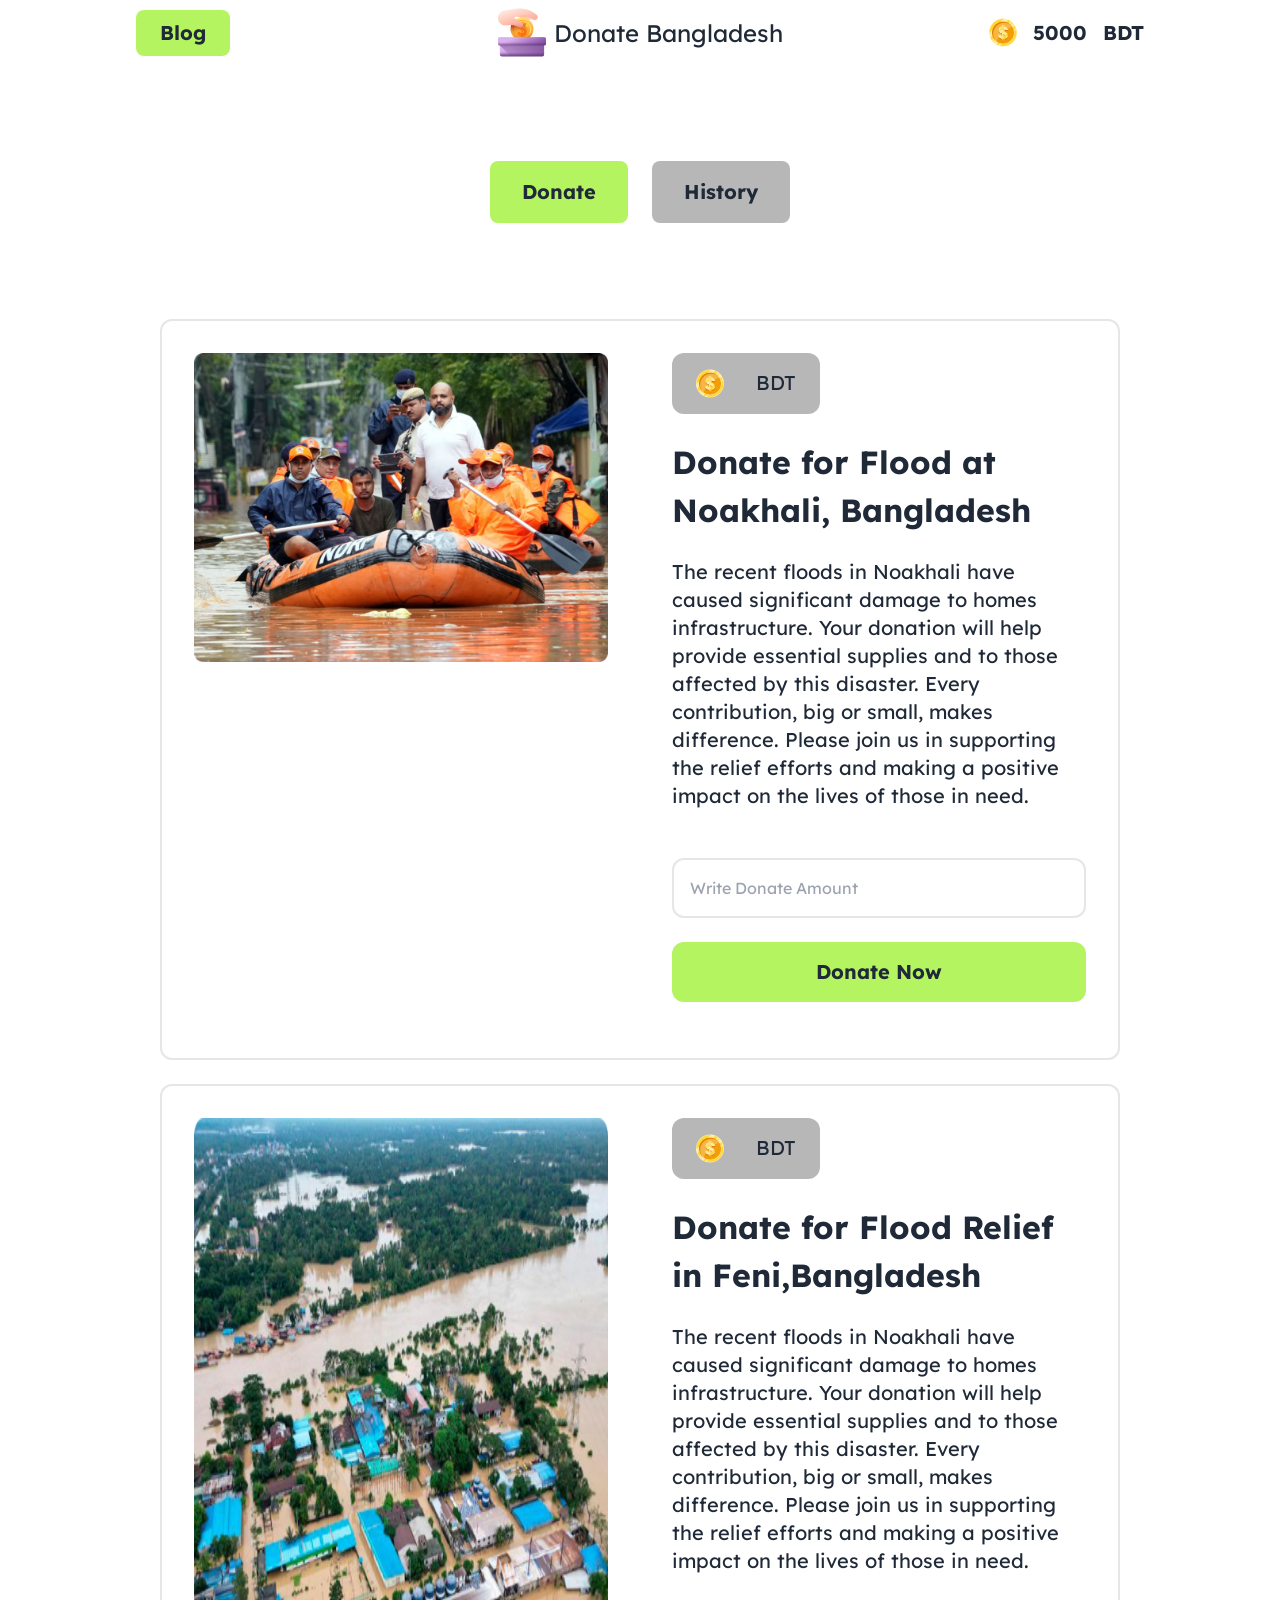
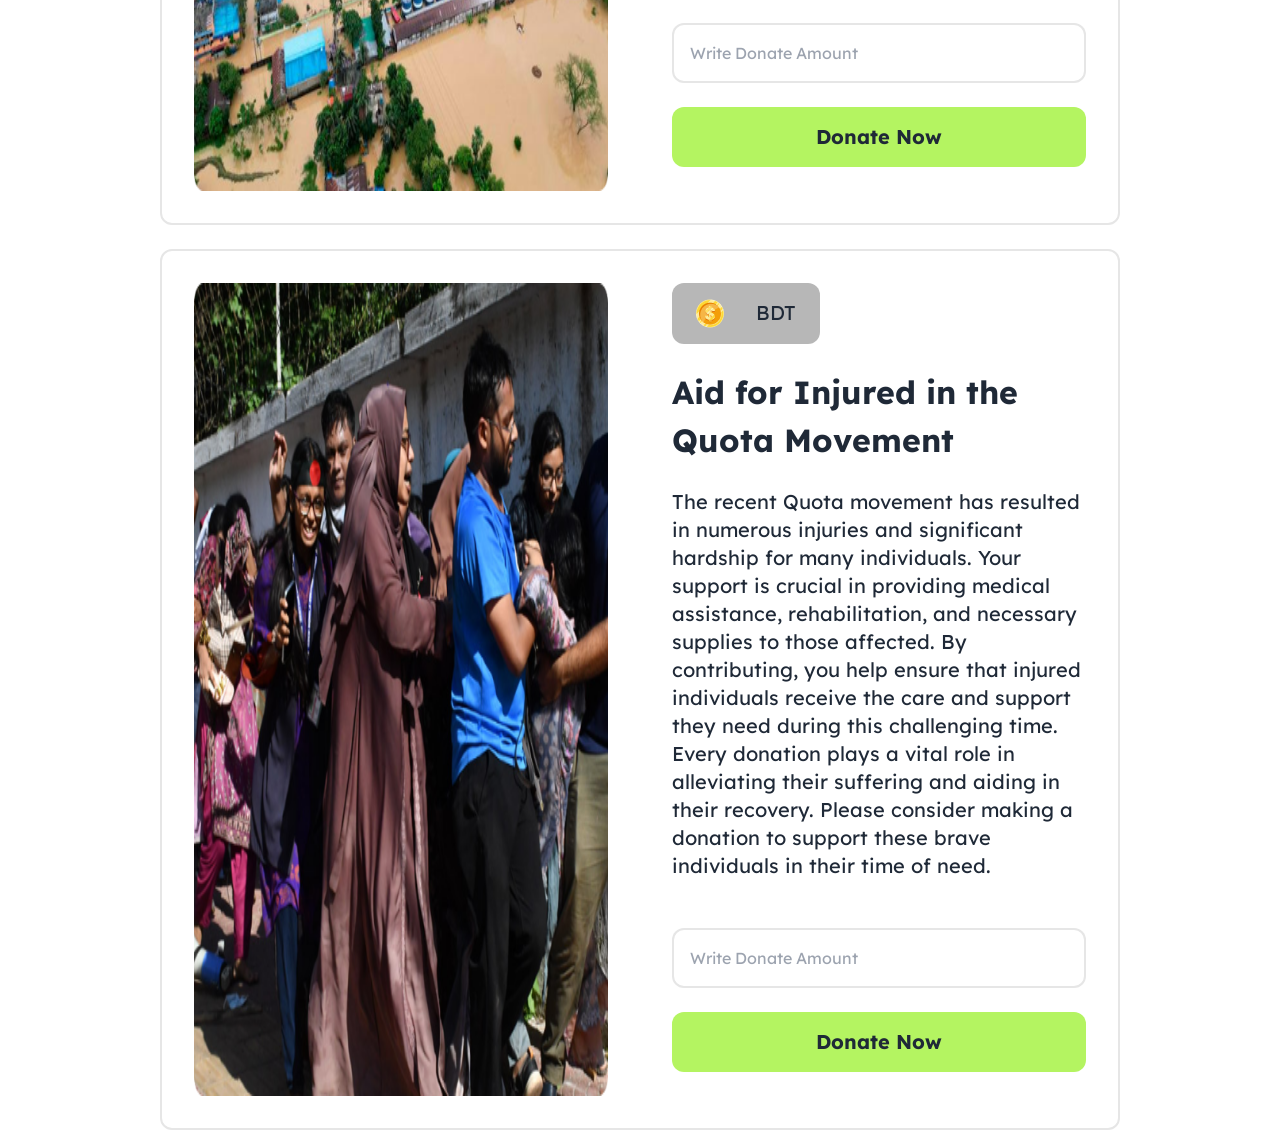
<file: index.html>
<!DOCTYPE html>
<html lang="en" data-theme="light">
<head>
    <meta charset="UTF-8">
    <meta name="viewport" content="width=device-width, initial-scale=1.0">
    <link rel="preconnect" href="https://fonts.googleapis.com">
<link rel="preconnect" href="https://fonts.gstatic.com" crossorigin>
<link href="https://fonts.googleapis.com/css2?family=Lexend:wght@100..900&display=swap" rel="stylesheet">
    <link rel="stylesheet" href="./output.css">
    <title>Document</title>
</head>
<style>
    .lexend-font {
  font-family: "Lexend", sans-serif;
  font-optical-sizing: auto;
  
  font-style: normal;
}

</style>
 
 

<body class="lexend-font" >
    <nav class="lg:px-32 sticky top-0">
        <div class="navbar bg-base-100">
            <div class="navbar-start">
              
             <a class="px-6 py-2 bg-btn-primary rounded-lg text-[20px] font-bold" href="./blog.html" >Blog</a>
            </div>
            <div class="navbar-center flex">
                <img src="./assets/logo.png" alt="Donate Bangladesh Logo">
                <h1 class="text-2xl ml-2 max-md:hidden">Donate Bangladesh</h1>
    
            
              
            </div>
            <div class="navbar-end flex">
              <img src="./assets/coin.png" alt="coin image">
              <h1  class="mx-4 text-xl font-bold" id="total-balance">5000</h1>
              <h1 class="text-xl font-bold">BDT</h1>
            </div>
          </div>
          <!-- button  -->
           <div class="flex justify-center py-24 bg-white/80">
            <button class="px-4 lg:px-8 py-2 lg:py-4 bg-btn-primary rounded-lg mr-6 text-[20px] font-bold " id="btn-donate">Donate</button>
            <button class="px-4 lg:px-8 py-2 lg:py-4 bg-btn-secondary rounded-lg text-[20px] font-bold payment-btn" id="btn-history">History</button>
           </div>
           <div>
            
    </nav>
    <!-- donate section started here -->
     <section id="donate-section" class="block">
        <!-- main div -->
         <div class="lg:w-9/12 mx-auto  grid gap-y-6" >

            <!-- card 1 -->
            <div class="flex max-md:flex-col rounded-xl border-2 border-cd-section-bg">
                <!-- card image -->
                 <div class="lg:w-1/2 p-8 "><img src="./assets/noakhali.png" alt="noakhali" class="w-full h-fit"></div>

                 <!-- card description -->
                  <div class="lg:w-1/2 p-8">
                    <!-- card amount -->
                     <div class="w-fit px-6 py-4 bg-btn-secondary flex rounded-xl">
                        <img src="./assets/coin.png" alt="coin">
                        <p class="mx-4" id="noakhali-Final"></p>
                        <p class="text-xl">BDT</p>
                     </div>
                     <!-- card headings -->
                      <h1 class="text-[32px] font-bold my-6">Donate for Flood at Noakhali, Bangladesh</h1>
                      <p class="my-6 text-xl"> The recent floods in Noakhali have caused significant damage to homes  infrastructure. Your donation will help provide essential supplies and  to those affected by this disaster. Every contribution, big or small, makes  difference. Please join us in supporting the relief efforts and making a positive impact on the lives of those in need.</p>

                      <!-- form -->
                       <form action="" class="grid my-6 ">
                        <input type="text" placeholder="Write Donate Amount" id="input-noakhali" class="py-4 pl-4 rounded-xl border-2 border-cd-section-bg my-6">
                        <button type="button" class="py-4 bg-btn-primary text-xl font-bold rounded-xl payment-btn" id="btn-noakhali">Donate Now</button>
                       </form>
                  </div>
            </div>
           <!-- card 2 -->
           <div class="flex max-md:flex-col rounded-xl border-2 border-cd-section-bg">
            <!-- card image -->
             <div class="lg:w-1/2 p-8 "><img src="./assets/feni.png" alt="noakhali" class="w-full h-full"></div>

             <!-- card description -->
              <div class="lg:w-1/2 p-8">
                <!-- card amount -->
                 <div class="w-fit px-6 py-4 bg-btn-secondary flex rounded-xl">
                    <img src="./assets/coin.png" alt="coin">
                    <p class="mx-4"></p>
                    <p class="text-xl " id="feni-Final">BDT</p>
                 </div>
                 <!-- card headings -->
                  <h1 class="text-[32px] font-bold my-6">Donate for Flood Relief in Feni,Bangladesh</h1>
                  <p class="my-6 text-xl"> The recent floods in Noakhali have caused significant damage to homes  infrastructure. Your donation will help provide essential supplies and  to those affected by this disaster. Every contribution, big or small, makes  difference. Please join us in supporting the relief efforts and making a positive impact on the lives of those in need.</p>

                  <!-- form -->
                   <form action="" class="grid my-6 ">
                    <input type="text" placeholder="Write Donate Amount"  class="py-4 pl-4 rounded-xl border-2 border-cd-section-bg my-6" id="input-feni">
                    <button type="submit" class="py-4 bg-btn-primary text-xl font-bold rounded-xl payment-btn" id="btn-feni">Donate Now</button>
                   </form>
              </div>
        </div>

           <!-- card 3 -->
           <div class="flex max-md:flex-col rounded-xl border-2 border-cd-section-bg">
            <!-- card image -->
             <div class="lg:w-1/2 p-8 "><img src="./assets/quota-protest.png" alt="noakhali" class="w-full h-full"></div>

             <!-- card description -->
              <div class="lg:w-1/2 p-8">
                <!-- card amount -->
                 <div class="w-fit px-6 py-4 bg-btn-secondary flex rounded-xl">
                    <img src="./assets/coin.png" alt="coin">
                    <p class="mx-4" id="quota-Final"></p>
                    <p class="text-xl">BDT</p>
                 </div>
                 <!-- card headings -->
                  <h1 class="text-[32px] font-bold my-6">Aid for Injured in the Quota Movement</h1>
                  <p class="my-6 text-xl"> The recent Quota movement has resulted in numerous injuries and significant hardship for many individuals. Your support is crucial in providing medical assistance, rehabilitation, and necessary supplies to those affected. By contributing, you help ensure that injured individuals receive the care and support they need during this challenging time. Every donation plays a vital role in alleviating their suffering and aiding in their recovery. Please consider making a donation to support these brave individuals in their time of need.
                  <!-- form -->
                   <form action="" class="grid my-6 ">
                    <input type="text" placeholder="Write Donate Amount" id="input-quota" class="py-4 pl-4 rounded-xl border-2 border-cd-section-bg my-6">
                    <button type="submit" class="py-4 bg-btn-primary text-xl font-bold rounded-xl" id="btn-quota">Donate Now</button>
                   </form>
              </div>
        </div>
        </div>
        </div>
        

     </section>

     <!-- history section started -->

     <section >
      <div class="hidden w-9/12 mx-auto" id="comment-section"></div>
      
    
     </section>

     <!-- modal div -->

     <!-- modal -->

 <div class="" id="modal-div">
  <!-- The button to open modal -->
<!-- <label for="my_modal_6" ></label> -->


<input type="checkbox" id="my_modal_6" class="modal-toggle" />
<div class="modal " role="dialog">
<div class="bg-white p-6 w-96 rounded-xl flex flex-col items-center">
<h3 class="text-3xl font-bold">Congrates!</h3>
<img src="./assets/coin.png" alt="" class="w-[30px]">
<p class="py-4">You have Donated for Humankind</p>
<h1 class="text-2xl font-bold">Successfully!</h1>
<div class="modal-action flex justify-center">
  <label for="my_modal_6" class="btn">Close Confirmation!</label>
</div>
</div>
</div>
 </div> 
     

     <!-- Script Section -->

     <script src="./script.js"></script>

        

    
</body>

</html>
</file>
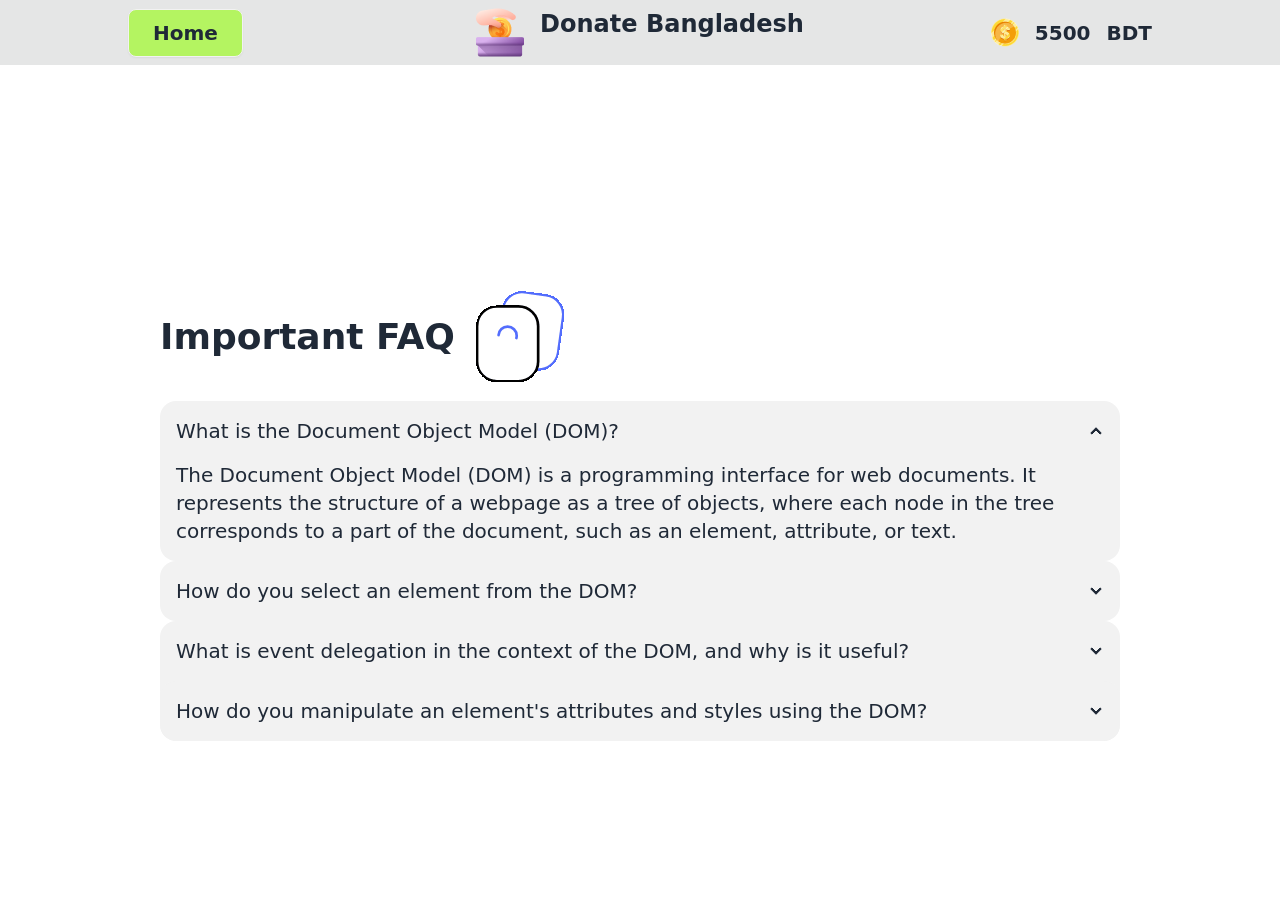
<file: blog.html>
<!DOCTYPE html>
<html lang="en">
<head>
    <meta charset="UTF-8">
    <meta name="viewport" content="width=device-width, initial-scale=1.0">
    <link rel="stylesheet" href="./output.css">
    <title>Donate Bangladesh</title>
</head>
<body>
    <header>
      <div class="navbar bg-base-300 px-32">
        <div class="navbar-start">
          <a class="btn px-6 py-2 bg-btn-primary rounded-lg text-[20px] font-bold " href="./index.html">Home</a>
        
          
        </div>
        <div class="navbar-center hidden lg:flex">
          <div class="flex"><img src="./assets/logo.png" alt="">
          <h1 class="text-2xl font-bold ml-4">Donate Bangladesh</h1>
          </div>
          </div>
         
        <div class="navbar-end">
          <div class="flex items-center">
            <img src="./assets/coin.png" alt="">
            <p class="text-xl font-bold mx-4"> 5500</p>
            <p class="text-xl font-bold">BDT</p>
          </div>
          
        </div>
      </div>
    </header>

    <!-- QnA section -->
    <div class="w-9/12 mx-auto mt-52">
      <div class="flex items-center "><h1 class="text-4xl font-bold">Important FAQ</h1> <img src="./assets/faq.gif" alt=""></div>
      <div class="collapse collapse-arrow bg-base-200">
        <input type="radio" name="my-accordion-2" checked="checked" />
        <div class="collapse-title text-xl font-medium">What is the Document Object Model (DOM)?</div>
        <div class="collapse-content">
          <p class="text-xl">The Document Object Model (DOM) is a programming interface for web documents. It represents the structure of a webpage as a tree of objects, where each node in the tree corresponds to a part of the document, such as an element, attribute, or text.</p>
        </div>
      </div>
      <div class="collapse collapse-arrow bg-base-200">
        <input type="radio" name="my-accordion-2" />
        <div class="collapse-title text-xl font-medium">How do you select an element from the DOM?</div>
        <div class="collapse-content">
          <p class="text-xl">I can select elements from the DOM using various methods provided by JavaScript. The most commonly used methods are getElementById, getElementsByClassName, getElementsByTagName, querySelector, and querySelectorAll. Here's how each of these methods works:</p>
        </div>
      </div>
      <div class="collapse collapse-arrow bg-base-200">
        <input type="radio" name="my-accordion-2" />
        <div class="collapse-title text-xl font-medium">What is event delegation in the context of the DOM, and why is it useful?</div>
        <div class="collapse-content">
          <p class="text-xl">Event delegation is a technique in JavaScript that allows you to manage event listeners efficiently, particularly when dealing with a large number of elements that may not yet exist when the page initially loads. Instead of adding event listeners to individual elements, you delegate the responsibility to a parent element, leveraging the concept of event bubbling.</p>
        </div>
        <div class="collapse collapse-arrow bg-base-200">
          <input type="radio" name="my-accordion-2" />
          <div class="collapse-title text-xl font-medium">How do you manipulate an element's attributes and styles using the DOM?</div>
          <div class="collapse-content">
            <p class="text-xl">To manipulate an element's attributes and styles using the DOM, you can use JavaScript. </p>
          </div>
      </div>

    </div>
    <script src="./script.js"></script>
        
</body>
</html>
</file>
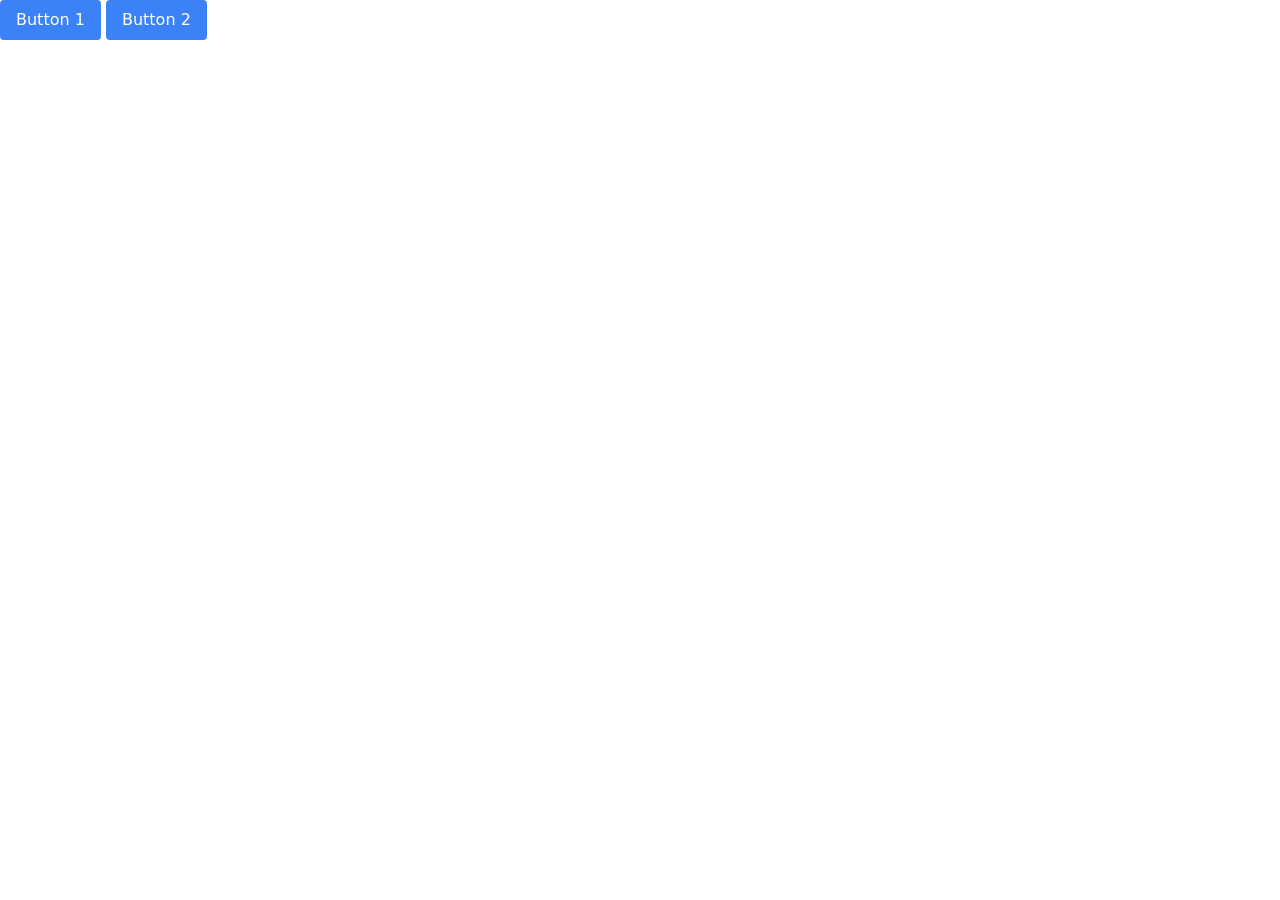
<file: history.html>
<!DOCTYPE html>
<html lang="en">
<head>
    <meta charset="UTF-8">
    <meta name="viewport" content="width=device-width, initial-scale=1.0">
    <link rel="stylesheet" href="./output.css">
    <title>History</title>
</head>
<body>
  <button id="button1" onclick="setActive(this)" class="bg-blue-500 text-white py-2 px-4 rounded">
    Button 1
  </button>
  <button id="button2" onclick="setActive(this)" class="bg-blue-500 text-white py-2 px-4 rounded">
    Button 2
  </button>

 <script> function setActive(clickedButton) {
  // Get all buttons
  var buttons = document.querySelectorAll('button');

  // Remove active class from all buttons
  buttons.forEach(function(button) {
    button.classList.remove('bg-green-500', 'text-black');
    button.classList.add('bg-blue-500', 'text-white');
  });

  // Add active class to the clicked button
  clickedButton.classList.remove('bg-blue-500', 'text-white');
  clickedButton.classList.add('bg-green-500', 'text-black');
}

</script>
  

    
</body>
</html>
</file>
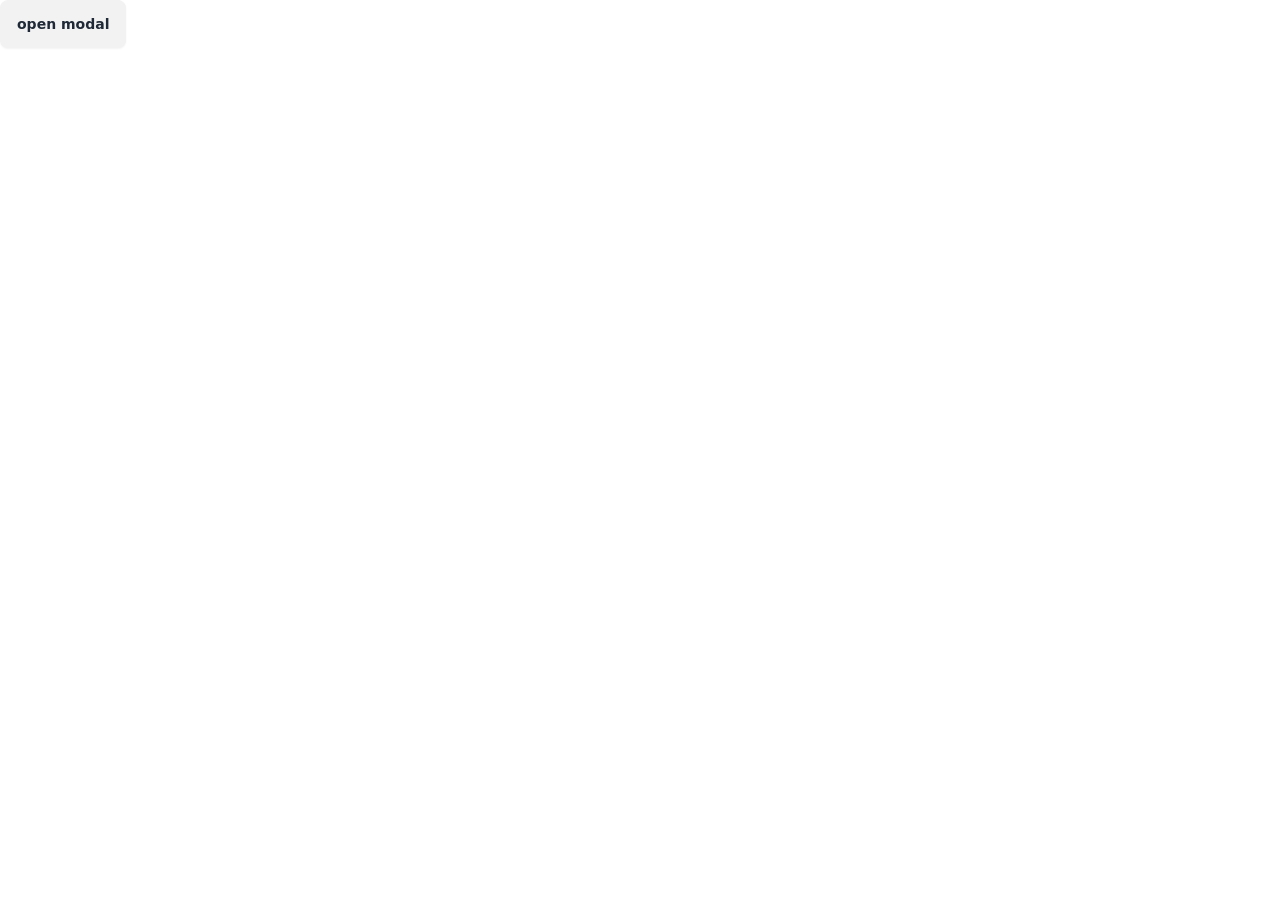
<file: modal.html>
<!DOCTYPE html>
<html lang="en">
<head>
    <meta charset="UTF-8">
    <meta name="viewport" content="width=device-width, initial-scale=1.0">
    <link rel="stylesheet" href="./output.css">
    <title>Document</title>
</head>
<body>
    <div class="">
        <!-- The button to open modal -->
      <label for="my_modal_6" class="btn">open modal</label>
      
      <!-- Put this part before </body> tag -->
      <input type="checkbox" id="my_modal_6" class="modal-toggle" />
      <div class="modal " role="dialog">
      <div class="bg-white p-6 w-96 rounded-xl flex flex-col items-center">
      <h3 class="text-3xl font-bold">Congrates!</h3>
      <img src="./assets/coin.png" alt="" class="w-[30px]">
      <p class="py-4">You have Donated for Humankind</p>
      <h1 class="text-2xl font-bold">Successfully!</h1>
      <div class="modal-action flex justify-center">
        <label for="my_modal_6" class="btn">Close Confirmation!</label>
      </div>
      </div>
      </div>
       </div>

    <script src="./script.js"></script>
</body>
</html>
</file>
<file: output.css>
*, ::before, ::after {
  --tw-border-spacing-x: 0;
  --tw-border-spacing-y: 0;
  --tw-translate-x: 0;
  --tw-translate-y: 0;
  --tw-rotate: 0;
  --tw-skew-x: 0;
  --tw-skew-y: 0;
  --tw-scale-x: 1;
  --tw-scale-y: 1;
  --tw-pan-x:  ;
  --tw-pan-y:  ;
  --tw-pinch-zoom:  ;
  --tw-scroll-snap-strictness: proximity;
  --tw-gradient-from-position:  ;
  --tw-gradient-via-position:  ;
  --tw-gradient-to-position:  ;
  --tw-ordinal:  ;
  --tw-slashed-zero:  ;
  --tw-numeric-figure:  ;
  --tw-numeric-spacing:  ;
  --tw-numeric-fraction:  ;
  --tw-ring-inset:  ;
  --tw-ring-offset-width: 0px;
  --tw-ring-offset-color: #fff;
  --tw-ring-color: rgb(59 130 246 / 0.5);
  --tw-ring-offset-shadow: 0 0 #0000;
  --tw-ring-shadow: 0 0 #0000;
  --tw-shadow: 0 0 #0000;
  --tw-shadow-colored: 0 0 #0000;
  --tw-blur:  ;
  --tw-brightness:  ;
  --tw-contrast:  ;
  --tw-grayscale:  ;
  --tw-hue-rotate:  ;
  --tw-invert:  ;
  --tw-saturate:  ;
  --tw-sepia:  ;
  --tw-drop-shadow:  ;
  --tw-backdrop-blur:  ;
  --tw-backdrop-brightness:  ;
  --tw-backdrop-contrast:  ;
  --tw-backdrop-grayscale:  ;
  --tw-backdrop-hue-rotate:  ;
  --tw-backdrop-invert:  ;
  --tw-backdrop-opacity:  ;
  --tw-backdrop-saturate:  ;
  --tw-backdrop-sepia:  ;
  --tw-contain-size:  ;
  --tw-contain-layout:  ;
  --tw-contain-paint:  ;
  --tw-contain-style:  ;
}

::backdrop {
  --tw-border-spacing-x: 0;
  --tw-border-spacing-y: 0;
  --tw-translate-x: 0;
  --tw-translate-y: 0;
  --tw-rotate: 0;
  --tw-skew-x: 0;
  --tw-skew-y: 0;
  --tw-scale-x: 1;
  --tw-scale-y: 1;
  --tw-pan-x:  ;
  --tw-pan-y:  ;
  --tw-pinch-zoom:  ;
  --tw-scroll-snap-strictness: proximity;
  --tw-gradient-from-position:  ;
  --tw-gradient-via-position:  ;
  --tw-gradient-to-position:  ;
  --tw-ordinal:  ;
  --tw-slashed-zero:  ;
  --tw-numeric-figure:  ;
  --tw-numeric-spacing:  ;
  --tw-numeric-fraction:  ;
  --tw-ring-inset:  ;
  --tw-ring-offset-width: 0px;
  --tw-ring-offset-color: #fff;
  --tw-ring-color: rgb(59 130 246 / 0.5);
  --tw-ring-offset-shadow: 0 0 #0000;
  --tw-ring-shadow: 0 0 #0000;
  --tw-shadow: 0 0 #0000;
  --tw-shadow-colored: 0 0 #0000;
  --tw-blur:  ;
  --tw-brightness:  ;
  --tw-contrast:  ;
  --tw-grayscale:  ;
  --tw-hue-rotate:  ;
  --tw-invert:  ;
  --tw-saturate:  ;
  --tw-sepia:  ;
  --tw-drop-shadow:  ;
  --tw-backdrop-blur:  ;
  --tw-backdrop-brightness:  ;
  --tw-backdrop-contrast:  ;
  --tw-backdrop-grayscale:  ;
  --tw-backdrop-hue-rotate:  ;
  --tw-backdrop-invert:  ;
  --tw-backdrop-opacity:  ;
  --tw-backdrop-saturate:  ;
  --tw-backdrop-sepia:  ;
  --tw-contain-size:  ;
  --tw-contain-layout:  ;
  --tw-contain-paint:  ;
  --tw-contain-style:  ;
}

/*
! tailwindcss v3.4.12 | MIT License | https://tailwindcss.com
*/

/*
1. Prevent padding and border from affecting element width. (https://github.com/mozdevs/cssremedy/issues/4)
2. Allow adding a border to an element by just adding a border-width. (https://github.com/tailwindcss/tailwindcss/pull/116)
*/

*,
::before,
::after {
  box-sizing: border-box;
  /* 1 */
  border-width: 0;
  /* 2 */
  border-style: solid;
  /* 2 */
  border-color: #e5e7eb;
  /* 2 */
}

::before,
::after {
  --tw-content: '';
}

/*
1. Use a consistent sensible line-height in all browsers.
2. Prevent adjustments of font size after orientation changes in iOS.
3. Use a more readable tab size.
4. Use the user's configured `sans` font-family by default.
5. Use the user's configured `sans` font-feature-settings by default.
6. Use the user's configured `sans` font-variation-settings by default.
7. Disable tap highlights on iOS
*/

html,
:host {
  line-height: 1.5;
  /* 1 */
  -webkit-text-size-adjust: 100%;
  /* 2 */
  -moz-tab-size: 4;
  /* 3 */
  -o-tab-size: 4;
     tab-size: 4;
  /* 3 */
  font-family: ui-sans-serif, system-ui, sans-serif, "Apple Color Emoji", "Segoe UI Emoji", "Segoe UI Symbol", "Noto Color Emoji";
  /* 4 */
  font-feature-settings: normal;
  /* 5 */
  font-variation-settings: normal;
  /* 6 */
  -webkit-tap-highlight-color: transparent;
  /* 7 */
}

/*
1. Remove the margin in all browsers.
2. Inherit line-height from `html` so users can set them as a class directly on the `html` element.
*/

body {
  margin: 0;
  /* 1 */
  line-height: inherit;
  /* 2 */
}

/*
1. Add the correct height in Firefox.
2. Correct the inheritance of border color in Firefox. (https://bugzilla.mozilla.org/show_bug.cgi?id=190655)
3. Ensure horizontal rules are visible by default.
*/

hr {
  height: 0;
  /* 1 */
  color: inherit;
  /* 2 */
  border-top-width: 1px;
  /* 3 */
}

/*
Add the correct text decoration in Chrome, Edge, and Safari.
*/

abbr:where([title]) {
  -webkit-text-decoration: underline dotted;
          text-decoration: underline dotted;
}

/*
Remove the default font size and weight for headings.
*/

h1,
h2,
h3,
h4,
h5,
h6 {
  font-size: inherit;
  font-weight: inherit;
}

/*
Reset links to optimize for opt-in styling instead of opt-out.
*/

a {
  color: inherit;
  text-decoration: inherit;
}

/*
Add the correct font weight in Edge and Safari.
*/

b,
strong {
  font-weight: bolder;
}

/*
1. Use the user's configured `mono` font-family by default.
2. Use the user's configured `mono` font-feature-settings by default.
3. Use the user's configured `mono` font-variation-settings by default.
4. Correct the odd `em` font sizing in all browsers.
*/

code,
kbd,
samp,
pre {
  font-family: ui-monospace, SFMono-Regular, Menlo, Monaco, Consolas, "Liberation Mono", "Courier New", monospace;
  /* 1 */
  font-feature-settings: normal;
  /* 2 */
  font-variation-settings: normal;
  /* 3 */
  font-size: 1em;
  /* 4 */
}

/*
Add the correct font size in all browsers.
*/

small {
  font-size: 80%;
}

/*
Prevent `sub` and `sup` elements from affecting the line height in all browsers.
*/

sub,
sup {
  font-size: 75%;
  line-height: 0;
  position: relative;
  vertical-align: baseline;
}

sub {
  bottom: -0.25em;
}

sup {
  top: -0.5em;
}

/*
1. Remove text indentation from table contents in Chrome and Safari. (https://bugs.chromium.org/p/chromium/issues/detail?id=999088, https://bugs.webkit.org/show_bug.cgi?id=201297)
2. Correct table border color inheritance in all Chrome and Safari. (https://bugs.chromium.org/p/chromium/issues/detail?id=935729, https://bugs.webkit.org/show_bug.cgi?id=195016)
3. Remove gaps between table borders by default.
*/

table {
  text-indent: 0;
  /* 1 */
  border-color: inherit;
  /* 2 */
  border-collapse: collapse;
  /* 3 */
}

/*
1. Change the font styles in all browsers.
2. Remove the margin in Firefox and Safari.
3. Remove default padding in all browsers.
*/

button,
input,
optgroup,
select,
textarea {
  font-family: inherit;
  /* 1 */
  font-feature-settings: inherit;
  /* 1 */
  font-variation-settings: inherit;
  /* 1 */
  font-size: 100%;
  /* 1 */
  font-weight: inherit;
  /* 1 */
  line-height: inherit;
  /* 1 */
  letter-spacing: inherit;
  /* 1 */
  color: inherit;
  /* 1 */
  margin: 0;
  /* 2 */
  padding: 0;
  /* 3 */
}

/*
Remove the inheritance of text transform in Edge and Firefox.
*/

button,
select {
  text-transform: none;
}

/*
1. Correct the inability to style clickable types in iOS and Safari.
2. Remove default button styles.
*/

button,
input:where([type='button']),
input:where([type='reset']),
input:where([type='submit']) {
  -webkit-appearance: button;
  /* 1 */
  background-color: transparent;
  /* 2 */
  background-image: none;
  /* 2 */
}

/*
Use the modern Firefox focus style for all focusable elements.
*/

:-moz-focusring {
  outline: auto;
}

/*
Remove the additional `:invalid` styles in Firefox. (https://github.com/mozilla/gecko-dev/blob/2f9eacd9d3d995c937b4251a5557d95d494c9be1/layout/style/res/forms.css#L728-L737)
*/

:-moz-ui-invalid {
  box-shadow: none;
}

/*
Add the correct vertical alignment in Chrome and Firefox.
*/

progress {
  vertical-align: baseline;
}

/*
Correct the cursor style of increment and decrement buttons in Safari.
*/

::-webkit-inner-spin-button,
::-webkit-outer-spin-button {
  height: auto;
}

/*
1. Correct the odd appearance in Chrome and Safari.
2. Correct the outline style in Safari.
*/

[type='search'] {
  -webkit-appearance: textfield;
  /* 1 */
  outline-offset: -2px;
  /* 2 */
}

/*
Remove the inner padding in Chrome and Safari on macOS.
*/

::-webkit-search-decoration {
  -webkit-appearance: none;
}

/*
1. Correct the inability to style clickable types in iOS and Safari.
2. Change font properties to `inherit` in Safari.
*/

::-webkit-file-upload-button {
  -webkit-appearance: button;
  /* 1 */
  font: inherit;
  /* 2 */
}

/*
Add the correct display in Chrome and Safari.
*/

summary {
  display: list-item;
}

/*
Removes the default spacing and border for appropriate elements.
*/

blockquote,
dl,
dd,
h1,
h2,
h3,
h4,
h5,
h6,
hr,
figure,
p,
pre {
  margin: 0;
}

fieldset {
  margin: 0;
  padding: 0;
}

legend {
  padding: 0;
}

ol,
ul,
menu {
  list-style: none;
  margin: 0;
  padding: 0;
}

/*
Reset default styling for dialogs.
*/

dialog {
  padding: 0;
}

/*
Prevent resizing textareas horizontally by default.
*/

textarea {
  resize: vertical;
}

/*
1. Reset the default placeholder opacity in Firefox. (https://github.com/tailwindlabs/tailwindcss/issues/3300)
2. Set the default placeholder color to the user's configured gray 400 color.
*/

input::-moz-placeholder, textarea::-moz-placeholder {
  opacity: 1;
  /* 1 */
  color: #9ca3af;
  /* 2 */
}

input::placeholder,
textarea::placeholder {
  opacity: 1;
  /* 1 */
  color: #9ca3af;
  /* 2 */
}

/*
Set the default cursor for buttons.
*/

button,
[role="button"] {
  cursor: pointer;
}

/*
Make sure disabled buttons don't get the pointer cursor.
*/

:disabled {
  cursor: default;
}

/*
1. Make replaced elements `display: block` by default. (https://github.com/mozdevs/cssremedy/issues/14)
2. Add `vertical-align: middle` to align replaced elements more sensibly by default. (https://github.com/jensimmons/cssremedy/issues/14#issuecomment-634934210)
   This can trigger a poorly considered lint error in some tools but is included by design.
*/

img,
svg,
video,
canvas,
audio,
iframe,
embed,
object {
  display: block;
  /* 1 */
  vertical-align: middle;
  /* 2 */
}

/*
Constrain images and videos to the parent width and preserve their intrinsic aspect ratio. (https://github.com/mozdevs/cssremedy/issues/14)
*/

img,
video {
  max-width: 100%;
  height: auto;
}

/* Make elements with the HTML hidden attribute stay hidden by default */

[hidden] {
  display: none;
}

:root,
[data-theme] {
  background-color: var(--fallback-b1,oklch(var(--b1)/1));
  color: var(--fallback-bc,oklch(var(--bc)/1));
}

@supports not (color: oklch(0% 0 0)) {
  :root {
    color-scheme: light;
    --fallback-p: #491eff;
    --fallback-pc: #d4dbff;
    --fallback-s: #ff41c7;
    --fallback-sc: #fff9fc;
    --fallback-a: #00cfbd;
    --fallback-ac: #00100d;
    --fallback-n: #2b3440;
    --fallback-nc: #d7dde4;
    --fallback-b1: #ffffff;
    --fallback-b2: #e5e6e6;
    --fallback-b3: #e5e6e6;
    --fallback-bc: #1f2937;
    --fallback-in: #00b3f0;
    --fallback-inc: #000000;
    --fallback-su: #00ca92;
    --fallback-suc: #000000;
    --fallback-wa: #ffc22d;
    --fallback-wac: #000000;
    --fallback-er: #ff6f70;
    --fallback-erc: #000000;
  }

  @media (prefers-color-scheme: dark) {
    :root {
      color-scheme: dark;
      --fallback-p: #7582ff;
      --fallback-pc: #050617;
      --fallback-s: #ff71cf;
      --fallback-sc: #190211;
      --fallback-a: #00c7b5;
      --fallback-ac: #000e0c;
      --fallback-n: #2a323c;
      --fallback-nc: #a6adbb;
      --fallback-b1: #1d232a;
      --fallback-b2: #191e24;
      --fallback-b3: #15191e;
      --fallback-bc: #a6adbb;
      --fallback-in: #00b3f0;
      --fallback-inc: #000000;
      --fallback-su: #00ca92;
      --fallback-suc: #000000;
      --fallback-wa: #ffc22d;
      --fallback-wac: #000000;
      --fallback-er: #ff6f70;
      --fallback-erc: #000000;
    }
  }
}

html {
  -webkit-tap-highlight-color: transparent;
}

* {
  scrollbar-color: color-mix(in oklch, currentColor 35%, transparent) transparent;
}

*:hover {
  scrollbar-color: color-mix(in oklch, currentColor 60%, transparent) transparent;
}

:root {
  color-scheme: light;
  --in: 72.06% 0.191 231.6;
  --su: 64.8% 0.150 160;
  --wa: 84.71% 0.199 83.87;
  --er: 71.76% 0.221 22.18;
  --pc: 89.824% 0.06192 275.75;
  --ac: 15.352% 0.0368 183.61;
  --inc: 0% 0 0;
  --suc: 0% 0 0;
  --wac: 0% 0 0;
  --erc: 0% 0 0;
  --rounded-box: 1rem;
  --rounded-btn: 0.5rem;
  --rounded-badge: 1.9rem;
  --animation-btn: 0.25s;
  --animation-input: .2s;
  --btn-focus-scale: 0.95;
  --border-btn: 1px;
  --tab-border: 1px;
  --tab-radius: 0.5rem;
  --p: 49.12% 0.3096 275.75;
  --s: 69.71% 0.329 342.55;
  --sc: 98.71% 0.0106 342.55;
  --a: 76.76% 0.184 183.61;
  --n: 32.1785% 0.02476 255.701624;
  --nc: 89.4994% 0.011585 252.096176;
  --b1: 100% 0 0;
  --b2: 96.1151% 0 0;
  --b3: 92.4169% 0.00108 197.137559;
  --bc: 27.8078% 0.029596 256.847952;
}

@media (prefers-color-scheme: dark) {
  :root {
    color-scheme: dark;
    --in: 72.06% 0.191 231.6;
    --su: 64.8% 0.150 160;
    --wa: 84.71% 0.199 83.87;
    --er: 71.76% 0.221 22.18;
    --pc: 13.138% 0.0392 275.75;
    --sc: 14.96% 0.052 342.55;
    --ac: 14.902% 0.0334 183.61;
    --inc: 0% 0 0;
    --suc: 0% 0 0;
    --wac: 0% 0 0;
    --erc: 0% 0 0;
    --rounded-box: 1rem;
    --rounded-btn: 0.5rem;
    --rounded-badge: 1.9rem;
    --animation-btn: 0.25s;
    --animation-input: .2s;
    --btn-focus-scale: 0.95;
    --border-btn: 1px;
    --tab-border: 1px;
    --tab-radius: 0.5rem;
    --p: 65.69% 0.196 275.75;
    --s: 74.8% 0.26 342.55;
    --a: 74.51% 0.167 183.61;
    --n: 31.3815% 0.021108 254.139175;
    --nc: 74.6477% 0.0216 264.435964;
    --b1: 25.3267% 0.015896 252.417568;
    --b2: 23.2607% 0.013807 253.100675;
    --b3: 21.1484% 0.01165 254.087939;
    --bc: 74.6477% 0.0216 264.435964;
  }
}

[data-theme=light] {
  color-scheme: light;
  --in: 72.06% 0.191 231.6;
  --su: 64.8% 0.150 160;
  --wa: 84.71% 0.199 83.87;
  --er: 71.76% 0.221 22.18;
  --pc: 89.824% 0.06192 275.75;
  --ac: 15.352% 0.0368 183.61;
  --inc: 0% 0 0;
  --suc: 0% 0 0;
  --wac: 0% 0 0;
  --erc: 0% 0 0;
  --rounded-box: 1rem;
  --rounded-btn: 0.5rem;
  --rounded-badge: 1.9rem;
  --animation-btn: 0.25s;
  --animation-input: .2s;
  --btn-focus-scale: 0.95;
  --border-btn: 1px;
  --tab-border: 1px;
  --tab-radius: 0.5rem;
  --p: 49.12% 0.3096 275.75;
  --s: 69.71% 0.329 342.55;
  --sc: 98.71% 0.0106 342.55;
  --a: 76.76% 0.184 183.61;
  --n: 32.1785% 0.02476 255.701624;
  --nc: 89.4994% 0.011585 252.096176;
  --b1: 100% 0 0;
  --b2: 96.1151% 0 0;
  --b3: 92.4169% 0.00108 197.137559;
  --bc: 27.8078% 0.029596 256.847952;
}

[data-theme=dark] {
  color-scheme: dark;
  --in: 72.06% 0.191 231.6;
  --su: 64.8% 0.150 160;
  --wa: 84.71% 0.199 83.87;
  --er: 71.76% 0.221 22.18;
  --pc: 13.138% 0.0392 275.75;
  --sc: 14.96% 0.052 342.55;
  --ac: 14.902% 0.0334 183.61;
  --inc: 0% 0 0;
  --suc: 0% 0 0;
  --wac: 0% 0 0;
  --erc: 0% 0 0;
  --rounded-box: 1rem;
  --rounded-btn: 0.5rem;
  --rounded-badge: 1.9rem;
  --animation-btn: 0.25s;
  --animation-input: .2s;
  --btn-focus-scale: 0.95;
  --border-btn: 1px;
  --tab-border: 1px;
  --tab-radius: 0.5rem;
  --p: 65.69% 0.196 275.75;
  --s: 74.8% 0.26 342.55;
  --a: 74.51% 0.167 183.61;
  --n: 31.3815% 0.021108 254.139175;
  --nc: 74.6477% 0.0216 264.435964;
  --b1: 25.3267% 0.015896 252.417568;
  --b2: 23.2607% 0.013807 253.100675;
  --b3: 21.1484% 0.01165 254.087939;
  --bc: 74.6477% 0.0216 264.435964;
}

.avatar.placeholder > div {
  display: flex;
  align-items: center;
  justify-content: center;
}

@media (hover:hover) {
  .label a:hover {
    --tw-text-opacity: 1;
    color: var(--fallback-bc,oklch(var(--bc)/var(--tw-text-opacity)));
  }

  .menu li > *:not(ul, .menu-title, details, .btn):active,
.menu li > *:not(ul, .menu-title, details, .btn).active,
.menu li > details > summary:active {
    --tw-bg-opacity: 1;
    background-color: var(--fallback-n,oklch(var(--n)/var(--tw-bg-opacity)));
    --tw-text-opacity: 1;
    color: var(--fallback-nc,oklch(var(--nc)/var(--tw-text-opacity)));
  }
}

.btn {
  display: inline-flex;
  height: 3rem;
  min-height: 3rem;
  flex-shrink: 0;
  cursor: pointer;
  -webkit-user-select: none;
     -moz-user-select: none;
          user-select: none;
  flex-wrap: wrap;
  align-items: center;
  justify-content: center;
  border-radius: var(--rounded-btn, 0.5rem);
  border-color: transparent;
  border-color: oklch(var(--btn-color, var(--b2)) / var(--tw-border-opacity));
  padding-left: 1rem;
  padding-right: 1rem;
  text-align: center;
  font-size: 0.875rem;
  line-height: 1em;
  gap: 0.5rem;
  font-weight: 600;
  text-decoration-line: none;
  transition-duration: 200ms;
  transition-timing-function: cubic-bezier(0, 0, 0.2, 1);
  border-width: var(--border-btn, 1px);
  transition-property: color, background-color, border-color, opacity, box-shadow, transform;
  --tw-text-opacity: 1;
  color: var(--fallback-bc,oklch(var(--bc)/var(--tw-text-opacity)));
  --tw-shadow: 0 1px 2px 0 rgb(0 0 0 / 0.05);
  --tw-shadow-colored: 0 1px 2px 0 var(--tw-shadow-color);
  box-shadow: var(--tw-ring-offset-shadow, 0 0 #0000), var(--tw-ring-shadow, 0 0 #0000), var(--tw-shadow);
  outline-color: var(--fallback-bc,oklch(var(--bc)/1));
  background-color: oklch(var(--btn-color, var(--b2)) / var(--tw-bg-opacity));
  --tw-bg-opacity: 1;
  --tw-border-opacity: 1;
}

.btn-disabled,
  .btn[disabled],
  .btn:disabled {
  pointer-events: none;
}

:where(.btn:is(input[type="checkbox"])),
:where(.btn:is(input[type="radio"])) {
  width: auto;
  -webkit-appearance: none;
     -moz-appearance: none;
          appearance: none;
}

.btn:is(input[type="checkbox"]):after,
.btn:is(input[type="radio"]):after {
  --tw-content: attr(aria-label);
  content: var(--tw-content);
}

.card {
  position: relative;
  display: flex;
  flex-direction: column;
  border-radius: var(--rounded-box, 1rem);
}

.card:focus {
  outline: 2px solid transparent;
  outline-offset: 2px;
}

.card figure {
  display: flex;
  align-items: center;
  justify-content: center;
}

.card.image-full {
  display: grid;
}

.card.image-full:before {
  position: relative;
  content: "";
  z-index: 10;
  border-radius: var(--rounded-box, 1rem);
  --tw-bg-opacity: 1;
  background-color: var(--fallback-n,oklch(var(--n)/var(--tw-bg-opacity)));
  opacity: 0.75;
}

.card.image-full:before,
    .card.image-full > * {
  grid-column-start: 1;
  grid-row-start: 1;
}

.card.image-full > figure img {
  height: 100%;
  -o-object-fit: cover;
     object-fit: cover;
}

.card.image-full > .card-body {
  position: relative;
  z-index: 20;
  --tw-text-opacity: 1;
  color: var(--fallback-nc,oklch(var(--nc)/var(--tw-text-opacity)));
}

.checkbox {
  flex-shrink: 0;
  --chkbg: var(--fallback-bc,oklch(var(--bc)/1));
  --chkfg: var(--fallback-b1,oklch(var(--b1)/1));
  height: 1.5rem;
  width: 1.5rem;
  cursor: pointer;
  -webkit-appearance: none;
     -moz-appearance: none;
          appearance: none;
  border-radius: var(--rounded-btn, 0.5rem);
  border-width: 1px;
  border-color: var(--fallback-bc,oklch(var(--bc)/var(--tw-border-opacity)));
  --tw-border-opacity: 0.2;
}

.collapse:not(td):not(tr):not(colgroup) {
  visibility: visible;
}

.collapse {
  position: relative;
  display: grid;
  overflow: hidden;
  grid-template-rows: auto 0fr;
  transition: grid-template-rows 0.2s;
  width: 100%;
  border-radius: var(--rounded-box, 1rem);
}

.collapse-title,
.collapse > input[type="checkbox"],
.collapse > input[type="radio"],
.collapse-content {
  grid-column-start: 1;
  grid-row-start: 1;
}

.collapse > input[type="checkbox"],
.collapse > input[type="radio"] {
  -webkit-appearance: none;
     -moz-appearance: none;
          appearance: none;
  opacity: 0;
}

.collapse-content {
  visibility: hidden;
  grid-column-start: 1;
  grid-row-start: 2;
  min-height: 0px;
  transition: visibility 0.2s;
  transition: padding 0.2s ease-out,
    background-color 0.2s ease-out;
  padding-left: 1rem;
  padding-right: 1rem;
  cursor: unset;
}

.collapse[open],
.collapse-open,
.collapse:focus:not(.collapse-close) {
  grid-template-rows: auto 1fr;
}

.collapse:not(.collapse-close):has(> input[type="checkbox"]:checked),
.collapse:not(.collapse-close):has(> input[type="radio"]:checked) {
  grid-template-rows: auto 1fr;
}

.collapse[open] > .collapse-content,
.collapse-open > .collapse-content,
.collapse:focus:not(.collapse-close) > .collapse-content,
.collapse:not(.collapse-close) > input[type="checkbox"]:checked ~ .collapse-content,
.collapse:not(.collapse-close) > input[type="radio"]:checked ~ .collapse-content {
  visibility: visible;
  min-height: -moz-fit-content;
  min-height: fit-content;
}

@media (hover: hover) {
  .btn:hover {
    --tw-border-opacity: 1;
    border-color: var(--fallback-b3,oklch(var(--b3)/var(--tw-border-opacity)));
    --tw-bg-opacity: 1;
    background-color: var(--fallback-b3,oklch(var(--b3)/var(--tw-bg-opacity)));
  }

  @supports (color: color-mix(in oklab, black, black)) {
    .btn:hover {
      background-color: color-mix(
            in oklab,
            oklch(var(--btn-color, var(--b2)) / var(--tw-bg-opacity, 1)) 90%,
            black
          );
      border-color: color-mix(
            in oklab,
            oklch(var(--btn-color, var(--b2)) / var(--tw-border-opacity, 1)) 90%,
            black
          );
    }
  }

  @supports not (color: oklch(0% 0 0)) {
    .btn:hover {
      background-color: var(--btn-color, var(--fallback-b2));
      border-color: var(--btn-color, var(--fallback-b2));
    }
  }

  .btn.glass:hover {
    --glass-opacity: 25%;
    --glass-border-opacity: 15%;
  }

  .btn-disabled:hover,
    .btn[disabled]:hover,
    .btn:disabled:hover {
    --tw-border-opacity: 0;
    background-color: var(--fallback-n,oklch(var(--n)/var(--tw-bg-opacity)));
    --tw-bg-opacity: 0.2;
    color: var(--fallback-bc,oklch(var(--bc)/var(--tw-text-opacity)));
    --tw-text-opacity: 0.2;
  }

  @supports (color: color-mix(in oklab, black, black)) {
    .btn:is(input[type="checkbox"]:checked):hover, .btn:is(input[type="radio"]:checked):hover {
      background-color: color-mix(in oklab, var(--fallback-p,oklch(var(--p)/1)) 90%, black);
      border-color: color-mix(in oklab, var(--fallback-p,oklch(var(--p)/1)) 90%, black);
    }
  }
}

.label {
  display: flex;
  -webkit-user-select: none;
     -moz-user-select: none;
          user-select: none;
  align-items: center;
  justify-content: space-between;
  padding-left: 0.25rem;
  padding-right: 0.25rem;
  padding-top: 0.5rem;
  padding-bottom: 0.5rem;
}

.input {
  flex-shrink: 1;
  -webkit-appearance: none;
     -moz-appearance: none;
          appearance: none;
  height: 3rem;
  padding-left: 1rem;
  padding-right: 1rem;
  font-size: 1rem;
  line-height: 2;
  line-height: 1.5rem;
  border-radius: var(--rounded-btn, 0.5rem);
  border-width: 1px;
  border-color: transparent;
  --tw-bg-opacity: 1;
  background-color: var(--fallback-b1,oklch(var(--b1)/var(--tw-bg-opacity)));
}

.input[type="number"]::-webkit-inner-spin-button,
.input-md[type="number"]::-webkit-inner-spin-button {
  margin-top: -1rem;
  margin-bottom: -1rem;
  margin-inline-end: -1rem;
}

.join {
  display: inline-flex;
  align-items: stretch;
  border-radius: var(--rounded-btn, 0.5rem);
}

.join :where(.join-item) {
  border-start-end-radius: 0;
  border-end-end-radius: 0;
  border-end-start-radius: 0;
  border-start-start-radius: 0;
}

.join .join-item:not(:first-child):not(:last-child),
  .join *:not(:first-child):not(:last-child) .join-item {
  border-start-end-radius: 0;
  border-end-end-radius: 0;
  border-end-start-radius: 0;
  border-start-start-radius: 0;
}

.join .join-item:first-child:not(:last-child),
  .join *:first-child:not(:last-child) .join-item {
  border-start-end-radius: 0;
  border-end-end-radius: 0;
}

.join .dropdown .join-item:first-child:not(:last-child),
  .join *:first-child:not(:last-child) .dropdown .join-item {
  border-start-end-radius: inherit;
  border-end-end-radius: inherit;
}

.join :where(.join-item:first-child:not(:last-child)),
  .join :where(*:first-child:not(:last-child) .join-item) {
  border-end-start-radius: inherit;
  border-start-start-radius: inherit;
}

.join .join-item:last-child:not(:first-child),
  .join *:last-child:not(:first-child) .join-item {
  border-end-start-radius: 0;
  border-start-start-radius: 0;
}

.join :where(.join-item:last-child:not(:first-child)),
  .join :where(*:last-child:not(:first-child) .join-item) {
  border-start-end-radius: inherit;
  border-end-end-radius: inherit;
}

@supports not selector(:has(*)) {
  :where(.join *) {
    border-radius: inherit;
  }
}

@supports selector(:has(*)) {
  :where(.join *:has(.join-item)) {
    border-radius: inherit;
  }
}

.link {
  cursor: pointer;
  text-decoration-line: underline;
}

.modal {
  pointer-events: none;
  position: fixed;
  inset: 0px;
  margin: 0px;
  display: grid;
  height: 100%;
  max-height: none;
  width: 100%;
  max-width: none;
  justify-items: center;
  padding: 0px;
  opacity: 0;
  overscroll-behavior: contain;
  z-index: 999;
  background-color: transparent;
  color: inherit;
  transition-duration: 200ms;
  transition-timing-function: cubic-bezier(0, 0, 0.2, 1);
  transition-property: transform, opacity, visibility;
  overflow-y: hidden;
}

:where(.modal) {
  align-items: center;
}

.modal-open,
.modal:target,
.modal-toggle:checked + .modal,
.modal[open] {
  pointer-events: auto;
  visibility: visible;
  opacity: 1;
}

.modal-action {
  display: flex;
  margin-top: 1.5rem;
  justify-content: flex-end;
}

.modal-toggle {
  position: fixed;
  height: 0px;
  width: 0px;
  -webkit-appearance: none;
     -moz-appearance: none;
          appearance: none;
  opacity: 0;
}

:root:has(:is(.modal-open, .modal:target, .modal-toggle:checked + .modal, .modal[open])) {
  overflow: hidden;
  scrollbar-gutter: stable;
}

.navbar {
  display: flex;
  align-items: center;
  padding: var(--navbar-padding, 0.5rem);
  min-height: 4rem;
  width: 100%;
}

:where(.navbar > *:not(script, style)) {
  display: inline-flex;
  align-items: center;
}

.navbar-start {
  width: 50%;
  justify-content: flex-start;
}

.navbar-center {
  flex-shrink: 0;
}

.navbar-end {
  width: 50%;
  justify-content: flex-end;
}

.radio {
  flex-shrink: 0;
  --chkbg: var(--bc);
  height: 1.5rem;
  width: 1.5rem;
  cursor: pointer;
  -webkit-appearance: none;
     -moz-appearance: none;
          appearance: none;
  border-radius: 9999px;
  border-width: 1px;
  border-color: var(--fallback-bc,oklch(var(--bc)/var(--tw-border-opacity)));
  --tw-border-opacity: 0.2;
}

.select {
  display: inline-flex;
  cursor: pointer;
  -webkit-user-select: none;
     -moz-user-select: none;
          user-select: none;
  -webkit-appearance: none;
     -moz-appearance: none;
          appearance: none;
  height: 3rem;
  min-height: 3rem;
  padding-inline-start: 1rem;
  padding-inline-end: 2.5rem;
  font-size: 0.875rem;
  line-height: 1.25rem;
  line-height: 2;
  border-radius: var(--rounded-btn, 0.5rem);
  border-width: 1px;
  border-color: transparent;
  --tw-bg-opacity: 1;
  background-color: var(--fallback-b1,oklch(var(--b1)/var(--tw-bg-opacity)));
  background-image: linear-gradient(45deg, transparent 50%, currentColor 50%),
    linear-gradient(135deg, currentColor 50%, transparent 50%);
  background-position: calc(100% - 20px) calc(1px + 50%),
    calc(100% - 16.1px) calc(1px + 50%);
  background-size: 4px 4px,
    4px 4px;
  background-repeat: no-repeat;
}

.select[multiple] {
  height: auto;
}

.swap {
  position: relative;
  display: inline-grid;
  -webkit-user-select: none;
     -moz-user-select: none;
          user-select: none;
  place-content: center;
  cursor: pointer;
}

.swap > * {
  grid-column-start: 1;
  grid-row-start: 1;
  transition-duration: 300ms;
  transition-timing-function: cubic-bezier(0, 0, 0.2, 1);
  transition-property: transform, opacity;
}

.swap input {
  -webkit-appearance: none;
     -moz-appearance: none;
          appearance: none;
}

.swap .swap-on,
.swap .swap-indeterminate,
.swap input:indeterminate ~ .swap-on {
  opacity: 0;
}

.swap input:checked ~ .swap-off,
.swap-active .swap-off,
.swap input:indeterminate ~ .swap-off {
  opacity: 0;
}

.swap input:checked ~ .swap-on,
.swap-active .swap-on,
.swap input:indeterminate ~ .swap-indeterminate {
  opacity: 1;
}

.btm-nav > *:where(.active) {
  border-top-width: 2px;
  --tw-bg-opacity: 1;
  background-color: var(--fallback-b1,oklch(var(--b1)/var(--tw-bg-opacity)));
}

.btm-nav > * .label {
  font-size: 1rem;
  line-height: 1.5rem;
}

@media (prefers-reduced-motion: no-preference) {
  .btn {
    animation: button-pop var(--animation-btn, 0.25s) ease-out;
  }
}

.btn:active:hover,
  .btn:active:focus {
  animation: button-pop 0s ease-out;
  transform: scale(var(--btn-focus-scale, 0.97));
}

@supports not (color: oklch(0% 0 0)) {
  .btn {
    background-color: var(--btn-color, var(--fallback-b2));
    border-color: var(--btn-color, var(--fallback-b2));
  }
}

.btn:focus-visible {
  outline-style: solid;
  outline-width: 2px;
  outline-offset: 2px;
}

.btn.glass {
  --tw-shadow: 0 0 #0000;
  --tw-shadow-colored: 0 0 #0000;
  box-shadow: var(--tw-ring-offset-shadow, 0 0 #0000), var(--tw-ring-shadow, 0 0 #0000), var(--tw-shadow);
  outline-color: currentColor;
}

.btn.glass.btn-active {
  --glass-opacity: 25%;
  --glass-border-opacity: 15%;
}

.btn.btn-disabled,
  .btn[disabled],
  .btn:disabled {
  --tw-border-opacity: 0;
  background-color: var(--fallback-n,oklch(var(--n)/var(--tw-bg-opacity)));
  --tw-bg-opacity: 0.2;
  color: var(--fallback-bc,oklch(var(--bc)/var(--tw-text-opacity)));
  --tw-text-opacity: 0.2;
}

.btn:is(input[type="checkbox"]:checked),
.btn:is(input[type="radio"]:checked) {
  --tw-border-opacity: 1;
  border-color: var(--fallback-p,oklch(var(--p)/var(--tw-border-opacity)));
  --tw-bg-opacity: 1;
  background-color: var(--fallback-p,oklch(var(--p)/var(--tw-bg-opacity)));
  --tw-text-opacity: 1;
  color: var(--fallback-pc,oklch(var(--pc)/var(--tw-text-opacity)));
}

.btn:is(input[type="checkbox"]:checked):focus-visible, .btn:is(input[type="radio"]:checked):focus-visible {
  outline-color: var(--fallback-p,oklch(var(--p)/1));
}

@keyframes button-pop {
  0% {
    transform: scale(var(--btn-focus-scale, 0.98));
  }

  40% {
    transform: scale(1.02);
  }

  100% {
    transform: scale(1);
  }
}

.card :where(figure:first-child) {
  overflow: hidden;
  border-start-start-radius: inherit;
  border-start-end-radius: inherit;
  border-end-start-radius: unset;
  border-end-end-radius: unset;
}

.card :where(figure:last-child) {
  overflow: hidden;
  border-start-start-radius: unset;
  border-start-end-radius: unset;
  border-end-start-radius: inherit;
  border-end-end-radius: inherit;
}

.card:focus-visible {
  outline: 2px solid currentColor;
  outline-offset: 2px;
}

.card.bordered {
  border-width: 1px;
  --tw-border-opacity: 1;
  border-color: var(--fallback-b2,oklch(var(--b2)/var(--tw-border-opacity)));
}

.card.compact .card-body {
  padding: 1rem;
  font-size: 0.875rem;
  line-height: 1.25rem;
}

.card.image-full :where(figure) {
  overflow: hidden;
  border-radius: inherit;
}

.checkbox:focus {
  box-shadow: none;
}

.checkbox:focus-visible {
  outline-style: solid;
  outline-width: 2px;
  outline-offset: 2px;
  outline-color: var(--fallback-bc,oklch(var(--bc)/1));
}

.checkbox:disabled {
  border-width: 0px;
  cursor: not-allowed;
  border-color: transparent;
  --tw-bg-opacity: 1;
  background-color: var(--fallback-bc,oklch(var(--bc)/var(--tw-bg-opacity)));
  opacity: 0.2;
}

.checkbox:checked,
  .checkbox[aria-checked="true"] {
  background-repeat: no-repeat;
  animation: checkmark var(--animation-input, 0.2s) ease-out;
  background-color: var(--chkbg);
  background-image: linear-gradient(-45deg, transparent 65%, var(--chkbg) 65.99%),
      linear-gradient(45deg, transparent 75%, var(--chkbg) 75.99%),
      linear-gradient(-45deg, var(--chkbg) 40%, transparent 40.99%),
      linear-gradient(
        45deg,
        var(--chkbg) 30%,
        var(--chkfg) 30.99%,
        var(--chkfg) 40%,
        transparent 40.99%
      ),
      linear-gradient(-45deg, var(--chkfg) 50%, var(--chkbg) 50.99%);
}

.checkbox:indeterminate {
  --tw-bg-opacity: 1;
  background-color: var(--fallback-bc,oklch(var(--bc)/var(--tw-bg-opacity)));
  background-repeat: no-repeat;
  animation: checkmark var(--animation-input, 0.2s) ease-out;
  background-image: linear-gradient(90deg, transparent 80%, var(--chkbg) 80%),
      linear-gradient(-90deg, transparent 80%, var(--chkbg) 80%),
      linear-gradient(0deg, var(--chkbg) 43%, var(--chkfg) 43%, var(--chkfg) 57%, var(--chkbg) 57%);
}

@keyframes checkmark {
  0% {
    background-position-y: 5px;
  }

  50% {
    background-position-y: -2px;
  }

  100% {
    background-position-y: 0;
  }
}

details.collapse {
  width: 100%;
}

details.collapse summary {
  position: relative;
  display: block;
  outline: 2px solid transparent;
  outline-offset: 2px;
}

details.collapse summary::-webkit-details-marker {
  display: none;
}

.collapse:focus-visible {
  outline-style: solid;
  outline-width: 2px;
  outline-offset: 2px;
  outline-color: var(--fallback-bc,oklch(var(--bc)/1));
}

.collapse:has(.collapse-title:focus-visible),
.collapse:has(> input[type="checkbox"]:focus-visible),
.collapse:has(> input[type="radio"]:focus-visible) {
  outline-style: solid;
  outline-width: 2px;
  outline-offset: 2px;
  outline-color: var(--fallback-bc,oklch(var(--bc)/1));
}

.collapse-arrow > .collapse-title:after {
  position: absolute;
  display: block;
  height: 0.5rem;
  width: 0.5rem;
  --tw-translate-y: -100%;
  --tw-rotate: 45deg;
  transform: translate(var(--tw-translate-x), var(--tw-translate-y)) rotate(var(--tw-rotate)) skewX(var(--tw-skew-x)) skewY(var(--tw-skew-y)) scaleX(var(--tw-scale-x)) scaleY(var(--tw-scale-y));
  transition-property: all;
  transition-timing-function: cubic-bezier(0.4, 0, 0.2, 1);
  transition-timing-function: cubic-bezier(0, 0, 0.2, 1);
  transition-duration: 150ms;
  transition-duration: 0.2s;
  top: 1.9rem;
  inset-inline-end: 1.4rem;
  content: "";
  transform-origin: 75% 75%;
  box-shadow: 2px 2px;
  pointer-events: none;
}

.collapse-plus > .collapse-title:after {
  position: absolute;
  display: block;
  height: 0.5rem;
  width: 0.5rem;
  transition-property: all;
  transition-timing-function: cubic-bezier(0.4, 0, 0.2, 1);
  transition-timing-function: cubic-bezier(0, 0, 0.2, 1);
  transition-duration: 300ms;
  top: 0.9rem;
  inset-inline-end: 1.4rem;
  content: "+";
  pointer-events: none;
}

.collapse:not(.collapse-open):not(.collapse-close) > input[type="checkbox"],
.collapse:not(.collapse-open):not(.collapse-close) > input[type="radio"]:not(:checked),
.collapse:not(.collapse-open):not(.collapse-close) > .collapse-title {
  cursor: pointer;
}

.collapse:focus:not(.collapse-open):not(.collapse-close):not(.collapse[open]) > .collapse-title {
  cursor: unset;
}

.collapse-title {
  position: relative;
}

:where(.collapse > input[type="checkbox"]),
:where(.collapse > input[type="radio"]) {
  z-index: 1;
}

.collapse-title,
:where(.collapse > input[type="checkbox"]),
:where(.collapse > input[type="radio"]) {
  width: 100%;
  padding: 1rem;
  padding-inline-end: 3rem;
  min-height: 3.75rem;
  transition: background-color 0.2s ease-out;
}

.collapse[open] > :where(.collapse-content),
.collapse-open > :where(.collapse-content),
.collapse:focus:not(.collapse-close) > :where(.collapse-content),
.collapse:not(.collapse-close) > :where(input[type="checkbox"]:checked ~ .collapse-content),
.collapse:not(.collapse-close) > :where(input[type="radio"]:checked ~ .collapse-content) {
  padding-bottom: 1rem;
  transition: padding 0.2s ease-out,
    background-color 0.2s ease-out;
}

.collapse[open].collapse-arrow > .collapse-title:after,
.collapse-open.collapse-arrow > .collapse-title:after,
.collapse-arrow:focus:not(.collapse-close) > .collapse-title:after,
.collapse-arrow:not(.collapse-close) > input[type="checkbox"]:checked ~ .collapse-title:after,
.collapse-arrow:not(.collapse-close) > input[type="radio"]:checked ~ .collapse-title:after {
  --tw-translate-y: -50%;
  --tw-rotate: 225deg;
  transform: translate(var(--tw-translate-x), var(--tw-translate-y)) rotate(var(--tw-rotate)) skewX(var(--tw-skew-x)) skewY(var(--tw-skew-y)) scaleX(var(--tw-scale-x)) scaleY(var(--tw-scale-y));
}

.collapse[open].collapse-plus > .collapse-title:after,
.collapse-open.collapse-plus > .collapse-title:after,
.collapse-plus:focus:not(.collapse-close) > .collapse-title:after,
.collapse-plus:not(.collapse-close) > input[type="checkbox"]:checked ~ .collapse-title:after,
.collapse-plus:not(.collapse-close) > input[type="radio"]:checked ~ .collapse-title:after {
  content: "−";
}

.input input {
  --tw-bg-opacity: 1;
  background-color: var(--fallback-p,oklch(var(--p)/var(--tw-bg-opacity)));
  background-color: transparent;
}

.input input:focus {
  outline: 2px solid transparent;
  outline-offset: 2px;
}

.input[list]::-webkit-calendar-picker-indicator {
  line-height: 1em;
}

.input:focus,
  .input:focus-within {
  box-shadow: none;
  border-color: var(--fallback-bc,oklch(var(--bc)/0.2));
  outline-style: solid;
  outline-width: 2px;
  outline-offset: 2px;
  outline-color: var(--fallback-bc,oklch(var(--bc)/0.2));
}

.input:has(> input[disabled]),
  .input-disabled,
  .input:disabled,
  .input[disabled] {
  cursor: not-allowed;
  --tw-border-opacity: 1;
  border-color: var(--fallback-b2,oklch(var(--b2)/var(--tw-border-opacity)));
  --tw-bg-opacity: 1;
  background-color: var(--fallback-b2,oklch(var(--b2)/var(--tw-bg-opacity)));
  color: var(--fallback-bc,oklch(var(--bc)/0.4));
}

.input:has(> input[disabled])::-moz-placeholder, .input-disabled::-moz-placeholder, .input:disabled::-moz-placeholder, .input[disabled]::-moz-placeholder {
  color: var(--fallback-bc,oklch(var(--bc)/var(--tw-placeholder-opacity)));
  --tw-placeholder-opacity: 0.2;
}

.input:has(> input[disabled])::placeholder,
  .input-disabled::placeholder,
  .input:disabled::placeholder,
  .input[disabled]::placeholder {
  color: var(--fallback-bc,oklch(var(--bc)/var(--tw-placeholder-opacity)));
  --tw-placeholder-opacity: 0.2;
}

.input:has(> input[disabled]) > input[disabled] {
  cursor: not-allowed;
}

.input::-webkit-date-and-time-value {
  text-align: inherit;
}

.join > :where(*:not(:first-child)) {
  margin-top: 0px;
  margin-bottom: 0px;
  margin-inline-start: -1px;
}

.join > :where(*:not(:first-child)):is(.btn) {
  margin-inline-start: calc(var(--border-btn) * -1);
}

.link:focus {
  outline: 2px solid transparent;
  outline-offset: 2px;
}

.link:focus-visible {
  outline: 2px solid currentColor;
  outline-offset: 2px;
}

.menu li > *:not(ul, .menu-title, details, .btn):active,
.menu li > *:not(ul, .menu-title, details, .btn).active,
.menu li > details > summary:active {
  --tw-bg-opacity: 1;
  background-color: var(--fallback-n,oklch(var(--n)/var(--tw-bg-opacity)));
  --tw-text-opacity: 1;
  color: var(--fallback-nc,oklch(var(--nc)/var(--tw-text-opacity)));
}

.mockup-phone .display {
  overflow: hidden;
  border-radius: 40px;
  margin-top: -25px;
}

.mockup-browser .mockup-browser-toolbar .input {
  position: relative;
  margin-left: auto;
  margin-right: auto;
  display: block;
  height: 1.75rem;
  width: 24rem;
  overflow: hidden;
  text-overflow: ellipsis;
  white-space: nowrap;
  --tw-bg-opacity: 1;
  background-color: var(--fallback-b2,oklch(var(--b2)/var(--tw-bg-opacity)));
  padding-left: 2rem;
  direction: ltr;
}

.mockup-browser .mockup-browser-toolbar .input:before {
  content: "";
  position: absolute;
  left: 0.5rem;
  top: 50%;
  aspect-ratio: 1 / 1;
  height: 0.75rem;
  --tw-translate-y: -50%;
  transform: translate(var(--tw-translate-x), var(--tw-translate-y)) rotate(var(--tw-rotate)) skewX(var(--tw-skew-x)) skewY(var(--tw-skew-y)) scaleX(var(--tw-scale-x)) scaleY(var(--tw-scale-y));
  border-radius: 9999px;
  border-width: 2px;
  border-color: currentColor;
  opacity: 0.6;
}

.mockup-browser .mockup-browser-toolbar .input:after {
  content: "";
  position: absolute;
  left: 1.25rem;
  top: 50%;
  height: 0.5rem;
  --tw-translate-y: 25%;
  --tw-rotate: -45deg;
  transform: translate(var(--tw-translate-x), var(--tw-translate-y)) rotate(var(--tw-rotate)) skewX(var(--tw-skew-x)) skewY(var(--tw-skew-y)) scaleX(var(--tw-scale-x)) scaleY(var(--tw-scale-y));
  border-radius: 9999px;
  border-width: 1px;
  border-color: currentColor;
  opacity: 0.6;
}

.modal:not(dialog:not(.modal-open)),
  .modal::backdrop {
  background-color: #0006;
  animation: modal-pop 0.2s ease-out;
}

.modal-open .modal-box,
.modal-toggle:checked + .modal .modal-box,
.modal:target .modal-box,
.modal[open] .modal-box {
  --tw-translate-y: 0px;
  --tw-scale-x: 1;
  --tw-scale-y: 1;
  transform: translate(var(--tw-translate-x), var(--tw-translate-y)) rotate(var(--tw-rotate)) skewX(var(--tw-skew-x)) skewY(var(--tw-skew-y)) scaleX(var(--tw-scale-x)) scaleY(var(--tw-scale-y));
}

.modal-action > :not([hidden]) ~ :not([hidden]) {
  --tw-space-x-reverse: 0;
  margin-right: calc(0.5rem * var(--tw-space-x-reverse));
  margin-left: calc(0.5rem * calc(1 - var(--tw-space-x-reverse)));
}

@keyframes modal-pop {
  0% {
    opacity: 0;
  }
}

@keyframes progress-loading {
  50% {
    background-position-x: -115%;
  }
}

.radio:focus {
  box-shadow: none;
}

.radio:focus-visible {
  outline-style: solid;
  outline-width: 2px;
  outline-offset: 2px;
  outline-color: var(--fallback-bc,oklch(var(--bc)/1));
}

.radio:checked,
  .radio[aria-checked="true"] {
  --tw-bg-opacity: 1;
  background-color: var(--fallback-bc,oklch(var(--bc)/var(--tw-bg-opacity)));
  background-image: none;
  animation: radiomark var(--animation-input, 0.2s) ease-out;
  box-shadow: 0 0 0 4px var(--fallback-b1,oklch(var(--b1)/1)) inset,
      0 0 0 4px var(--fallback-b1,oklch(var(--b1)/1)) inset;
}

.radio:disabled {
  cursor: not-allowed;
  opacity: 0.2;
}

@keyframes radiomark {
  0% {
    box-shadow: 0 0 0 12px var(--fallback-b1,oklch(var(--b1)/1)) inset,
      0 0 0 12px var(--fallback-b1,oklch(var(--b1)/1)) inset;
  }

  50% {
    box-shadow: 0 0 0 3px var(--fallback-b1,oklch(var(--b1)/1)) inset,
      0 0 0 3px var(--fallback-b1,oklch(var(--b1)/1)) inset;
  }

  100% {
    box-shadow: 0 0 0 4px var(--fallback-b1,oklch(var(--b1)/1)) inset,
      0 0 0 4px var(--fallback-b1,oklch(var(--b1)/1)) inset;
  }
}

@keyframes rating-pop {
  0% {
    transform: translateY(-0.125em);
  }

  40% {
    transform: translateY(-0.125em);
  }

  100% {
    transform: translateY(0);
  }
}

.select:focus {
  box-shadow: none;
  border-color: var(--fallback-bc,oklch(var(--bc)/0.2));
  outline-style: solid;
  outline-width: 2px;
  outline-offset: 2px;
  outline-color: var(--fallback-bc,oklch(var(--bc)/0.2));
}

.select-disabled,
  .select:disabled,
  .select[disabled] {
  cursor: not-allowed;
  --tw-border-opacity: 1;
  border-color: var(--fallback-b2,oklch(var(--b2)/var(--tw-border-opacity)));
  --tw-bg-opacity: 1;
  background-color: var(--fallback-b2,oklch(var(--b2)/var(--tw-bg-opacity)));
  color: var(--fallback-bc,oklch(var(--bc)/0.4));
}

.select-disabled::-moz-placeholder, .select:disabled::-moz-placeholder, .select[disabled]::-moz-placeholder {
  color: var(--fallback-bc,oklch(var(--bc)/var(--tw-placeholder-opacity)));
  --tw-placeholder-opacity: 0.2;
}

.select-disabled::placeholder,
  .select:disabled::placeholder,
  .select[disabled]::placeholder {
  color: var(--fallback-bc,oklch(var(--bc)/var(--tw-placeholder-opacity)));
  --tw-placeholder-opacity: 0.2;
}

.select-multiple,
  .select[multiple],
  .select[size].select:not([size="1"]) {
  background-image: none;
  padding-right: 1rem;
}

[dir="rtl"] .select {
  background-position: calc(0% + 12px) calc(1px + 50%),
    calc(0% + 16px) calc(1px + 50%);
}

@keyframes skeleton {
  from {
    background-position: 150%;
  }

  to {
    background-position: -50%;
  }
}

.table tr.active,
  .table tr.active:nth-child(even),
  .table-zebra tbody tr:nth-child(even) {
  --tw-bg-opacity: 1;
  background-color: var(--fallback-b2,oklch(var(--b2)/var(--tw-bg-opacity)));
}

.table-zebra tr.active,
    .table-zebra tr.active:nth-child(even),
    .table-zebra-zebra tbody tr:nth-child(even) {
  --tw-bg-opacity: 1;
  background-color: var(--fallback-b3,oklch(var(--b3)/var(--tw-bg-opacity)));
}

@keyframes toast-pop {
  0% {
    transform: scale(0.9);
    opacity: 0;
  }

  100% {
    transform: scale(1);
    opacity: 1;
  }
}

.btm-nav-xs > *:where(.active) {
  border-top-width: 1px;
}

.btm-nav-sm > *:where(.active) {
  border-top-width: 2px;
}

.btm-nav-md > *:where(.active) {
  border-top-width: 2px;
}

.btm-nav-lg > *:where(.active) {
  border-top-width: 4px;
}

.join.join-vertical {
  flex-direction: column;
}

.join.join-vertical .join-item:first-child:not(:last-child),
  .join.join-vertical *:first-child:not(:last-child) .join-item {
  border-end-start-radius: 0;
  border-end-end-radius: 0;
  border-start-start-radius: inherit;
  border-start-end-radius: inherit;
}

.join.join-vertical .join-item:last-child:not(:first-child),
  .join.join-vertical *:last-child:not(:first-child) .join-item {
  border-start-start-radius: 0;
  border-start-end-radius: 0;
  border-end-start-radius: inherit;
  border-end-end-radius: inherit;
}

.join.join-horizontal {
  flex-direction: row;
}

.join.join-horizontal .join-item:first-child:not(:last-child),
  .join.join-horizontal *:first-child:not(:last-child) .join-item {
  border-end-end-radius: 0;
  border-start-end-radius: 0;
  border-end-start-radius: inherit;
  border-start-start-radius: inherit;
}

.join.join-horizontal .join-item:last-child:not(:first-child),
  .join.join-horizontal *:last-child:not(:first-child) .join-item {
  border-end-start-radius: 0;
  border-start-start-radius: 0;
  border-end-end-radius: inherit;
  border-start-end-radius: inherit;
}

.join.join-vertical > :where(*:not(:first-child)) {
  margin-left: 0px;
  margin-right: 0px;
  margin-top: -1px;
}

.join.join-vertical > :where(*:not(:first-child)):is(.btn) {
  margin-top: calc(var(--border-btn) * -1);
}

.join.join-horizontal > :where(*:not(:first-child)) {
  margin-top: 0px;
  margin-bottom: 0px;
  margin-inline-start: -1px;
}

.join.join-horizontal > :where(*:not(:first-child)):is(.btn) {
  margin-inline-start: calc(var(--border-btn) * -1);
}

.collapse {
  visibility: collapse;
}

.sticky {
  position: sticky;
}

.top-0 {
  top: 0px;
}

.mx-4 {
  margin-left: 1rem;
  margin-right: 1rem;
}

.mx-auto {
  margin-left: auto;
  margin-right: auto;
}

.my-16 {
  margin-top: 4rem;
  margin-bottom: 4rem;
}

.my-6 {
  margin-top: 1.5rem;
  margin-bottom: 1.5rem;
}

.ml-4 {
  margin-left: 1rem;
}

.mt-52 {
  margin-top: 13rem;
}

.ml-2 {
  margin-left: 0.5rem;
}

.mr-6 {
  margin-right: 1.5rem;
}

.block {
  display: block;
}

.flex {
  display: flex;
}

.grid {
  display: grid;
}

.hidden {
  display: none;
}

.h-fit {
  height: -moz-fit-content;
  height: fit-content;
}

.h-full {
  height: 100%;
}

.w-9\/12 {
  width: 75%;
}

.w-96 {
  width: 24rem;
}

.w-\[30px\] {
  width: 30px;
}

.w-fit {
  width: -moz-fit-content;
  width: fit-content;
}

.w-full {
  width: 100%;
}

.flex-col {
  flex-direction: column;
}

.items-center {
  align-items: center;
}

.justify-center {
  justify-content: center;
}

.gap-y-6 {
  row-gap: 1.5rem;
}

.rounded-lg {
  border-radius: 0.5rem;
}

.rounded {
  border-radius: 0.25rem;
}

.rounded-xl {
  border-radius: 0.75rem;
}

.border-2 {
  border-width: 2px;
}

.border-cd-section-bg {
  border-color: rgba(17, 17, 17, 0.1);
}

.bg-base-200 {
  --tw-bg-opacity: 1;
  background-color: var(--fallback-b2,oklch(var(--b2)/var(--tw-bg-opacity)));
}

.bg-base-300 {
  --tw-bg-opacity: 1;
  background-color: var(--fallback-b3,oklch(var(--b3)/var(--tw-bg-opacity)));
}

.bg-btn-primary {
  --tw-bg-opacity: 1;
  background-color: rgb(180 244 97 / var(--tw-bg-opacity));
}

.bg-blue-500 {
  --tw-bg-opacity: 1;
  background-color: rgb(59 130 246 / var(--tw-bg-opacity));
}

.bg-green-500 {
  --tw-bg-opacity: 1;
  background-color: rgb(34 197 94 / var(--tw-bg-opacity));
}

.bg-base-100 {
  --tw-bg-opacity: 1;
  background-color: var(--fallback-b1,oklch(var(--b1)/var(--tw-bg-opacity)));
}

.bg-btn-secondary {
  background-color: rgba(17, 17, 17, 0.3);
}

.bg-white {
  --tw-bg-opacity: 1;
  background-color: rgb(255 255 255 / var(--tw-bg-opacity));
}

.bg-white\/60 {
  background-color: rgb(255 255 255 / 0.6);
}

.bg-white\/80 {
  background-color: rgb(255 255 255 / 0.8);
}

.p-6 {
  padding: 1.5rem;
}

.p-8 {
  padding: 2rem;
}

.px-32 {
  padding-left: 8rem;
  padding-right: 8rem;
}

.px-6 {
  padding-left: 1.5rem;
  padding-right: 1.5rem;
}

.py-2 {
  padding-top: 0.5rem;
  padding-bottom: 0.5rem;
}

.px-4 {
  padding-left: 1rem;
  padding-right: 1rem;
}

.py-4 {
  padding-top: 1rem;
  padding-bottom: 1rem;
}

.py-24 {
  padding-top: 6rem;
  padding-bottom: 6rem;
}

.pl-4 {
  padding-left: 1rem;
}

.text-2xl {
  font-size: 1.5rem;
  line-height: 2rem;
}

.text-4xl {
  font-size: 2.25rem;
  line-height: 2.5rem;
}

.text-\[20px\] {
  font-size: 20px;
}

.text-xl {
  font-size: 1.25rem;
  line-height: 1.75rem;
}

.text-3xl {
  font-size: 1.875rem;
  line-height: 2.25rem;
}

.text-\[32px\] {
  font-size: 32px;
}

.font-bold {
  font-weight: 700;
}

.font-medium {
  font-weight: 500;
}

.text-black {
  --tw-text-opacity: 1;
  color: rgb(0 0 0 / var(--tw-text-opacity));
}

.text-white {
  --tw-text-opacity: 1;
  color: rgb(255 255 255 / var(--tw-text-opacity));
}

@media not all and (min-width: 768px) {
  .max-md\:hidden {
    display: none;
  }

  .max-md\:flex-col {
    flex-direction: column;
  }
}

@media (min-width: 1024px) {
  .lg\:flex {
    display: flex;
  }

  .lg\:w-1\/2 {
    width: 50%;
  }

  .lg\:w-9\/12 {
    width: 75%;
  }

  .lg\:px-32 {
    padding-left: 8rem;
    padding-right: 8rem;
  }

  .lg\:px-8 {
    padding-left: 2rem;
    padding-right: 2rem;
  }

  .lg\:py-4 {
    padding-top: 1rem;
    padding-bottom: 1rem;
  }
}
</file>
